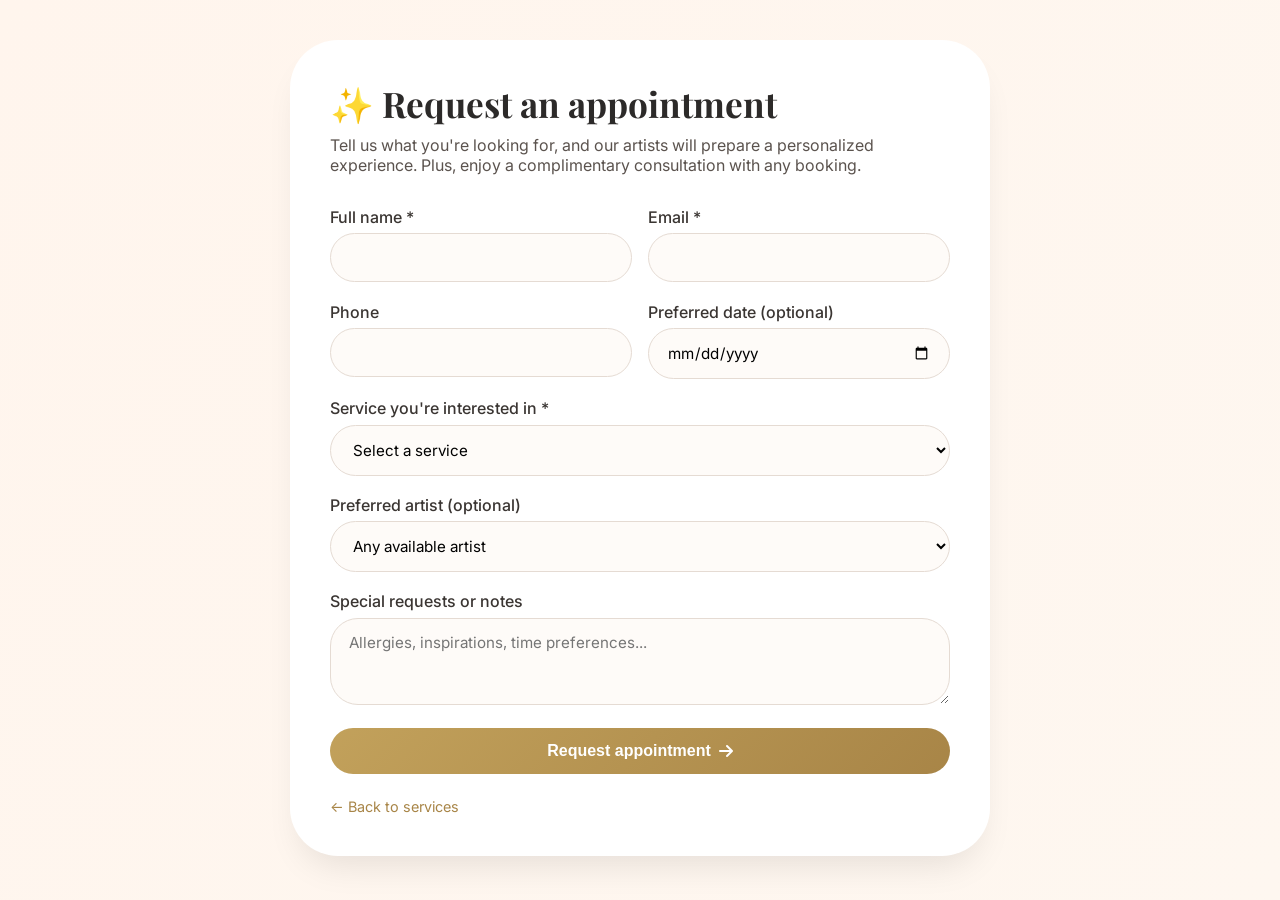
<file: myapp/templates/myapp/request.html>
<!DOCTYPE html>
<html lang="en">
<head>
    <meta charset="UTF-8">
    <meta name="viewport" content="width=device-width, initial-scale=1.0">
    <title>Blush & Co. | Request Appointment</title>
    <link href="https://fonts.googleapis.com/css2?family=Inter:wght@300;400;500;600;700&family=Playfair+Display:wght@400;500;600&display=swap" rel="stylesheet">
    <link rel="stylesheet" href="https://cdnjs.cloudflare.com/ajax/libs/font-awesome/6.0.0-beta3/css/all.min.css">
    <style>
        * {
            margin: 0;
            padding: 0;
            box-sizing: border-box;
        }
        body {
            font-family: 'Inter', sans-serif;
            background: linear-gradient(125deg, #fff5ed 0%, #fef7f0 100%);
            min-height: 100vh;
            padding: 40px 24px;
        }
        :root {
            --gold: #c2a15b;
            --gold-dark: #a88547;
        }
        .container {
            max-width: 700px;
            margin: 0 auto;
        }
        .request-card {
            background: white;
            border-radius: 48px;
            padding: 2.5rem;
            box-shadow: 0 20px 35px -12px rgba(0,0,0,0.1);
        }
        .request-card h1 {
            font-family: 'Playfair Display', serif;
            font-size: 2.2rem;
            margin-bottom: 0.5rem;
            color: #2c2a29;
        }
        .request-card p {
            color: #5b534e;
            margin-bottom: 2rem;
        }
        .form-group {
            margin-bottom: 1.2rem;
        }
        .form-group label {
            display: block;
            font-weight: 500;
            margin-bottom: 0.4rem;
            color: #3a3532;
        }
        .form-group input, .form-group select, .form-group textarea {
            width: 100%;
            padding: 14px 18px;
            border: 1px solid #e5dbd3;
            border-radius: 60px;
            font-family: inherit;
            background: #fefbf8;
            font-size: 0.95rem;
            transition: 0.2s;
        }
        .form-group textarea {
            border-radius: 28px;
            resize: vertical;
        }
        .form-group input:focus, .form-group select:focus, .form-group textarea:focus {
            outline: none;
            border-color: var(--gold);
            box-shadow: 0 0 0 3px rgba(194,161,91,0.2);
        }
        .double-group {
            display: grid;
            grid-template-columns: 1fr 1fr;
            gap: 1rem;
        }
        .btn-submit {
            background: linear-gradient(135deg, var(--gold) 0%, var(--gold-dark) 100%);
            color: white;
            width: 100%;
            border: none;
            padding: 14px;
            border-radius: 60px;
            font-weight: 600;
            font-size: 1rem;
            cursor: pointer;
            transition: 0.3s;
            display: flex;
            align-items: center;
            justify-content: center;
            gap: 8px;
            margin-top: 0.5rem;
        }
        .btn-submit:hover {
            transform: translateY(-2px);
            box-shadow: 0 10px 25px rgba(194,161,91,0.3);
        }
        .back-link {
            display: inline-block;
            margin-top: 1.5rem;
            color: var(--gold-dark);
            text-decoration: none;
            font-size: 0.9rem;
        }
        .back-link:hover {
            text-decoration: underline;
        }
        .toast {
            position: fixed;
            bottom: 30px;
            right: 30px;
            background: white;
            border-left: 5px solid var(--gold);
            border-radius: 16px;
            padding: 1rem 1.5rem;
            box-shadow: 0 10px 25px rgba(0,0,0,0.1);
            display: flex;
            align-items: center;
            gap: 12px;
            transform: translateX(120%);
            transition: transform 0.3s ease;
            z-index: 1000;
        }
        .toast.show {
            transform: translateX(0);
        }
        .toast i {
            color: var(--gold);
            font-size: 1.5rem;
        }
        @media (max-width: 600px) {
            .request-card { padding: 1.5rem; }
            .double-group { grid-template-columns: 1fr; }
        }
    </style>
</head>
<body>
<div class="container">
    <div class="request-card">
        <h1>✨ Request an appointment</h1>
        <p>Tell us what you're looking for, and our artists will prepare a personalized experience. Plus, enjoy a complimentary consultation with any booking.</p>

        <form id="appointmentForm">
            <div class="double-group">
                <div class="form-group">
                    <label>Full name *</label>
                    <input type="text" id="fullName" required>
                </div>
                <div class="form-group">
                    <label>Email *</label>
                    <input type="email" id="email" required>
                </div>
            </div>
            <div class="double-group">
                <div class="form-group">
                    <label>Phone</label>
                    <input type="tel" id="phone">
                </div>
                <div class="form-group">
                    <label>Preferred date (optional)</label>
                    <input type="date" id="preferredDate">
                </div>
            </div>
            <div class="form-group">
                <label>Service you're interested in *</label>
                <select id="service" required>
                    <option value="">Select a service</option>
                    <option>Haircut & Style</option>
                    <option>Balayage / Highlights</option>
                    <option>All-Over Color</option>
                    <option>Keratin Smoothing</option>
                    <option>Blowout & Glossing</option>
                    <option>Bridal Hair</option>
                    <option>Classic / Gel Manicure</option>
                    <option>Luxury Pedicure</option>
                    <option>Signature Facial</option>
                    <option>HydraGlow Treatment</option>
                    <option>Makeup (Day / Bridal)</option>
                    <option>The Reset Package</option>
                    <option>Bridal Retreat Package</option>
                    <option>Total Glow Package</option>
                    <option>Not sure – consultation</option>
                </select>
            </div>
            <div class="form-group">
                <label>Preferred artist (optional)</label>
                <select id="artist">
                    <option value="">Any available artist</option>
                    <option>Emma Laurent (Creative Director)</option>
                    <option>Michael Chen (Colorist)</option>
                    <option>Sophia Rivera (Esthetician)</option>
                    <option>Olivia Kim (Nail Director)</option>
                    <option>James Carter (Grooming)</option>
                    <option>Isabella Rossi (Makeup)</option>
                </select>
            </div>
            <div class="form-group">
                <label>Special requests or notes</label>
                <textarea rows="3" id="notes" placeholder="Allergies, inspirations, time preferences..."></textarea>
            </div>
            <button type="submit" class="btn-submit">Request appointment <i class="fas fa-arrow-right"></i></button>
        </form>
        <a href="{% url 'services' %}" class="back-link">← Back to services</a>
    </div>
</div>

<!-- Toast notification -->
<div id="toast" class="toast">
    <i class="fas fa-check-circle"></i>
    <span id="toastMessage">Your request has been sent!</span>
</div>

<script>
    const form = document.getElementById('appointmentForm');
    const toast = document.getElementById('toast');
    const toastMessage = document.getElementById('toastMessage');

    function showToast(msg) {
        toastMessage.innerText = msg;
        toast.classList.add('show');
        setTimeout(() => {
            toast.classList.remove('show');
        }, 4000);
    }

    form.addEventListener('submit', (e) => {
        e.preventDefault();
        const name = document.getElementById('fullName').value.trim();
        const email = document.getElementById('email').value.trim();
        const service = document.getElementById('service').value;

        if (!name || !email || !service) {
            showToast("⚠️ Please fill in all required fields.");
            return;
        }
        // Success message
        showToast(`🎉 Thank you, ${name}! Your ${service} appointment request has been received. We'll contact you within 24 hours to confirm.`);
        form.reset();
    });
</script>
</body>
</html>
</file>
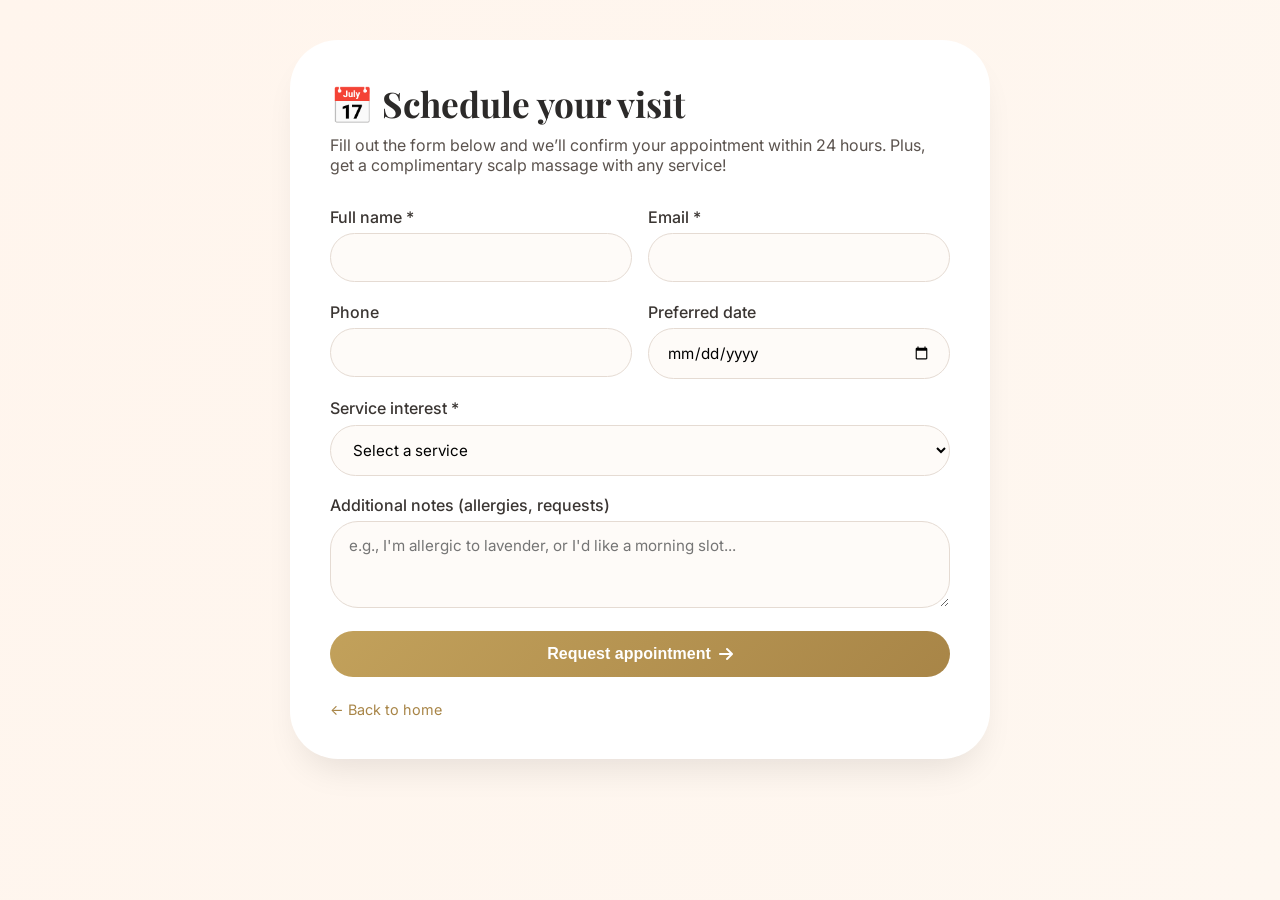
<file: myapp/templates/myapp/sentmessage.html>
<!DOCTYPE html>
<html lang="en">
<head>
    <meta charset="UTF-8">
    <meta name="viewport" content="width=device-width, initial-scale=1.0">
    <title>Blush & Co. | Schedule Your Visit</title>
    <link href="https://fonts.googleapis.com/css2?family=Inter:wght@300;400;500;600;700&family=Playfair+Display:wght@400;500;600&display=swap" rel="stylesheet">
    <link rel="stylesheet" href="https://cdnjs.cloudflare.com/ajax/libs/font-awesome/6.0.0-beta3/css/all.min.css">
    <style>
        * {
            margin: 0;
            padding: 0;
            box-sizing: border-box;
        }
        body {
            font-family: 'Inter', sans-serif;
            background: linear-gradient(125deg, #fff5ed 0%, #fef7f0 100%);
            min-height: 100vh;
            padding: 40px 24px;
        }
        :root {
            --gold: #c2a15b;
            --gold-dark: #a88547;
        }
        .container {
            max-width: 700px;
            margin: 0 auto;
        }
        .schedule-card {
            background: white;
            border-radius: 48px;
            padding: 2.5rem;
            box-shadow: 0 20px 35px -12px rgba(0,0,0,0.1);
        }
        .schedule-card h1 {
            font-family: 'Playfair Display', serif;
            font-size: 2.2rem;
            margin-bottom: 0.5rem;
            color: #2c2a29;
        }
        .schedule-card p {
            color: #5b534e;
            margin-bottom: 2rem;
        }
        .form-group {
            margin-bottom: 1.2rem;
        }
        .form-group label {
            display: block;
            font-weight: 500;
            margin-bottom: 0.4rem;
            color: #3a3532;
        }
        .form-group input, .form-group select, .form-group textarea {
            width: 100%;
            padding: 14px 18px;
            border: 1px solid #e5dbd3;
            border-radius: 60px;
            font-family: inherit;
            background: #fefbf8;
            font-size: 0.95rem;
            transition: 0.2s;
        }
        .form-group textarea {
            border-radius: 28px;
            resize: vertical;
        }
        .form-group input:focus, .form-group select:focus, .form-group textarea:focus {
            outline: none;
            border-color: var(--gold);
            box-shadow: 0 0 0 3px rgba(194,161,91,0.2);
        }
        .double-group {
            display: grid;
            grid-template-columns: 1fr 1fr;
            gap: 1rem;
        }
        .btn-submit {
            background: linear-gradient(135deg, var(--gold) 0%, var(--gold-dark) 100%);
            color: white;
            width: 100%;
            border: none;
            padding: 14px;
            border-radius: 60px;
            font-weight: 600;
            font-size: 1rem;
            cursor: pointer;
            transition: 0.3s;
            display: flex;
            align-items: center;
            justify-content: center;
            gap: 8px;
            margin-top: 0.5rem;
        }
        .btn-submit:hover {
            transform: translateY(-2px);
            box-shadow: 0 10px 25px rgba(194,161,91,0.3);
        }
        .back-link {
            display: inline-block;
            margin-top: 1.5rem;
            color: var(--gold-dark);
            text-decoration: none;
            font-size: 0.9rem;
        }
        .back-link:hover {
            text-decoration: underline;
        }
        .toast {
            position: fixed;
            bottom: 30px;
            right: 30px;
            background: white;
            border-left: 5px solid var(--gold);
            border-radius: 16px;
            padding: 1rem 1.5rem;
            box-shadow: 0 10px 25px rgba(0,0,0,0.1);
            display: flex;
            align-items: center;
            gap: 12px;
            transform: translateX(120%);
            transition: transform 0.3s ease;
            z-index: 1000;
        }
        .toast.show {
            transform: translateX(0);
        }
        .toast i {
            color: var(--gold);
            font-size: 1.5rem;
        }
        @media (max-width: 600px) {
            .schedule-card { padding: 1.5rem; }
            .double-group { grid-template-columns: 1fr; }
        }
    </style>
</head>
<body>
<div class="container">
    <div class="schedule-card">
        <h1>📅 Schedule your visit</h1>
        <p>Fill out the form below and we’ll confirm your appointment within 24 hours. Plus, get a complimentary scalp massage with any service!</p>

        <form id="scheduleForm">
            <div class="double-group">
                <div class="form-group">
                    <label>Full name *</label>
                    <input type="text" id="fullName" required>
                </div>
                <div class="form-group">
                    <label>Email *</label>
                    <input type="email" id="email" required>
                </div>
            </div>
            <div class="double-group">
                <div class="form-group">
                    <label>Phone</label>
                    <input type="tel" id="phone">
                </div>
                <div class="form-group">
                    <label>Preferred date</label>
                    <input type="date" id="preferredDate">
                </div>
            </div>
            <div class="form-group">
                <label>Service interest *</label>
                <select id="service" required>
                    <option value="">Select a service</option>
                    <option>Haircut & Style</option>
                    <option>Balayage / Highlights</option>
                    <option>Color</option>
                    <option>Keratin Smoothing</option>
                    <option>Manicure / Pedicure</option>
                    <option>Facial / Spa</option>
                    <option>Makeup</option>
                    <option>Bridal Package</option>
                    <option>Consultation only</option>
                </select>
            </div>
            <div class="form-group">
                <label>Additional notes (allergies, requests)</label>
                <textarea rows="3" id="notes" placeholder="e.g., I'm allergic to lavender, or I'd like a morning slot..."></textarea>
            </div>
            <button type="submit" class="btn-submit">Request appointment <i class="fas fa-arrow-right"></i></button>
        </form>
        <!-- <a href="index.html" class="back-link">← Back to home</a> -->
         <a href="{% url 'index' %}" class="back-link">← Back to home</a>
    </div>
</div>

<!-- Toast notification -->
<div id="toast" class="toast">
    <i class="fas fa-check-circle"></i>
    <span id="toastMessage">Your request has been sent!</span>
</div>

<script>
    const form = document.getElementById('scheduleForm');
    const toast = document.getElementById('toast');
    const toastMessage = document.getElementById('toastMessage');

    function showToast(msg) {
        toastMessage.innerText = msg;
        toast.classList.add('show');
        setTimeout(() => {
            toast.classList.remove('show');
        }, 4000);
    }

    form.addEventListener('submit', (e) => {
        e.preventDefault();
        const name = document.getElementById('fullName').value.trim();
        const email = document.getElementById('email').value.trim();
        const service = document.getElementById('service').value;

        if (!name || !email || !service) {
            showToast("⚠️ Please fill in all required fields.");
            return;
        }
        // Success
        showToast(`✨ Thank you, ${name}! We'll contact you within 24 hours to confirm your ${service} appointment.`);
        form.reset();
    });
</script>
</body>
</html>
</file>
